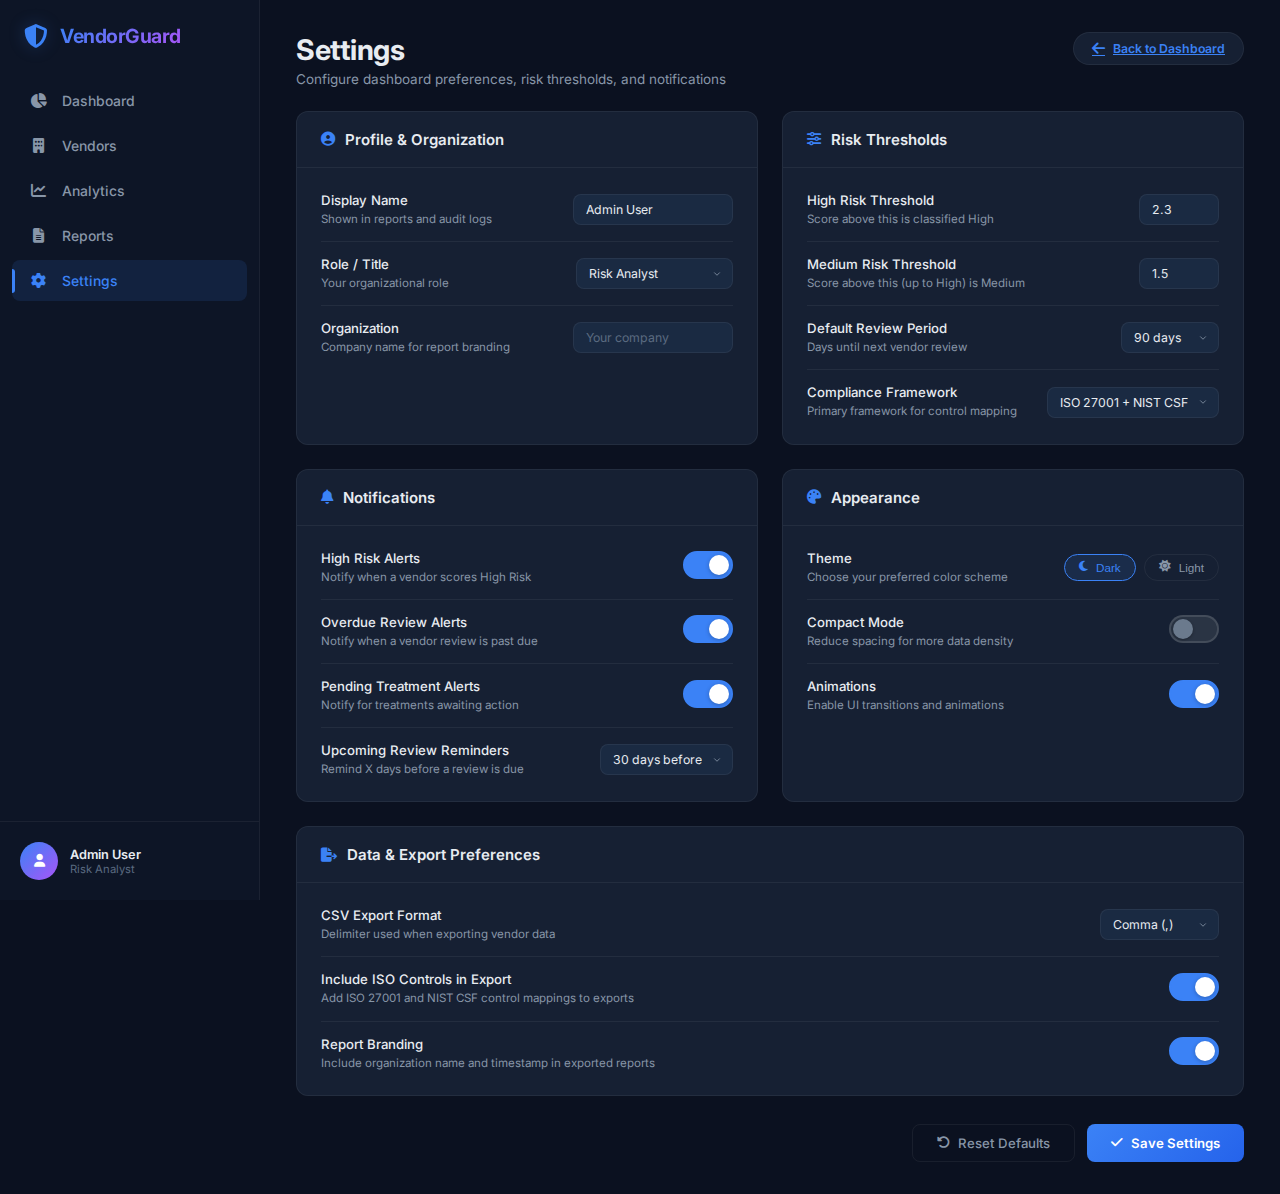
<file: settings.html>
<!DOCTYPE html>
<html lang="en">

<head>
    <meta charset="UTF-8">
    <meta name="viewport" content="width=device-width, initial-scale=1.0">
    <title>Settings — VendorGuard</title>
    <meta name="description"
        content="Configure your VendorGuard dashboard preferences, risk thresholds, notifications, and profile settings.">
    <link rel="preconnect" href="https://fonts.googleapis.com">
    <link rel="preconnect" href="https://fonts.gstatic.com" crossorigin>
    <link href="https://fonts.googleapis.com/css2?family=Inter:wght@300;400;500;600;700&display=swap" rel="stylesheet">
    <link rel="stylesheet" href="https://cdnjs.cloudflare.com/ajax/libs/font-awesome/6.5.1/css/all.min.css">
    <link rel="stylesheet" href="style.css">
    <style>
        /* Settings-specific styles */
        .settings-grid {
            display: grid;
            grid-template-columns: 1fr 1fr;
            gap: 24px;
            margin-bottom: 28px;
        }

        .settings-section {
            background: var(--bg-card);
            border: 1px solid var(--border-color);
            border-radius: var(--radius);
            overflow: hidden;
            transition: border-color var(--transition);
        }

        .settings-section:hover {
            border-color: rgba(255, 255, 255, 0.1);
        }

        .settings-header {
            display: flex;
            align-items: center;
            gap: 10px;
            padding: 18px 24px;
            border-bottom: 1px solid var(--border-color);
            font-size: 1rem;
            font-weight: 600;
        }

        .settings-header i {
            color: var(--accent-blue);
            font-size: 0.95rem;
        }

        .settings-body {
            padding: 24px;
        }

        .setting-row {
            display: flex;
            justify-content: space-between;
            align-items: center;
            padding: 14px 0;
            border-bottom: 1px solid var(--border-color);
        }

        .setting-row:last-child {
            border-bottom: none;
            padding-bottom: 0;
        }

        .setting-row:first-child {
            padding-top: 0;
        }

        .setting-info {
            flex: 1;
        }

        .setting-label {
            font-size: 0.88rem;
            font-weight: 500;
            color: var(--text-primary);
            margin-bottom: 3px;
        }

        .setting-desc {
            font-size: 0.77rem;
            color: var(--text-secondary);
            line-height: 1.4;
        }

        .setting-control {
            flex-shrink: 0;
            margin-left: 20px;
        }

        /* Toggle Switch */
        .toggle {
            position: relative;
            display: inline-block;
            width: 50px;
            height: 28px;
            flex-shrink: 0;
        }

        .toggle input {
            opacity: 0;
            width: 0;
            height: 0;
            position: absolute;
        }

        .toggle-slider {
            position: absolute;
            top: 0;
            left: 0;
            right: 0;
            bottom: 0;
            background: #2a3444;
            border: 2px solid rgba(255, 255, 255, 0.12);
            border-radius: 28px;
            cursor: pointer;
            transition: all 0.3s ease;
        }

        .toggle-slider::before {
            content: '';
            position: absolute;
            width: 20px;
            height: 20px;
            left: 2px;
            top: 50%;
            transform: translateY(-50%);
            background: #6b7a8d;
            border-radius: 50%;
            transition: all 0.3s ease;
            box-shadow: 0 1px 3px rgba(0, 0, 0, 0.3);
        }

        .toggle input:checked+.toggle-slider {
            background: var(--accent-blue);
            border-color: var(--accent-blue);
        }

        .toggle input:checked+.toggle-slider::before {
            transform: translateY(-50%) translateX(22px);
            background: white;
            box-shadow: 0 1px 4px rgba(0, 0, 0, 0.25);
        }

        .toggle input:focus+.toggle-slider {
            box-shadow: 0 0 0 3px rgba(59, 130, 246, 0.2);
        }

        .toggle:hover .toggle-slider {
            border-color: rgba(255, 255, 255, 0.2);
        }

        /* Small select */
        .setting-select {
            padding: 7px 30px 7px 12px;
            background: var(--bg-input);
            border: 1px solid var(--border-color);
            border-radius: var(--radius-sm);
            color: var(--text-primary);
            font-family: inherit;
            font-size: 0.82rem;
            appearance: none;
            -webkit-appearance: none;
            background-image: url("data:image/svg+xml,%3Csvg xmlns='http://www.w3.org/2000/svg' width='10' height='10' viewBox='0 0 24 24' fill='none' stroke='%238896a8' stroke-width='2' stroke-linecap='round' stroke-linejoin='round'%3E%3Cpolyline points='6 9 12 15 18 9'%3E%3C/polyline%3E%3C/svg%3E");
            background-repeat: no-repeat;
            background-position: right 10px center;
            cursor: pointer;
            transition: all var(--transition);
        }

        .setting-select:focus {
            outline: none;
            border-color: var(--border-active);
            box-shadow: 0 0 0 3px var(--accent-blue-glow);
        }

        .setting-select option {
            background: var(--bg-input);
            color: var(--text-primary);
        }

        /* Setting input */
        .setting-input {
            padding: 7px 12px;
            background: var(--bg-input);
            border: 1px solid var(--border-color);
            border-radius: var(--radius-sm);
            color: var(--text-primary);
            font-family: inherit;
            font-size: 0.82rem;
            width: 160px;
            transition: all var(--transition);
        }

        .setting-input:focus {
            outline: none;
            border-color: var(--border-active);
            box-shadow: 0 0 0 3px var(--accent-blue-glow);
        }

        .setting-input::placeholder {
            color: var(--text-muted);
        }

        /* Save button */
        .btn-save {
            display: inline-flex;
            align-items: center;
            gap: 8px;
            padding: 10px 24px;
            background: linear-gradient(135deg, var(--accent-blue), #2563eb);
            color: white;
            border: none;
            border-radius: var(--radius-sm);
            font-family: inherit;
            font-size: 0.88rem;
            font-weight: 600;
            cursor: pointer;
            transition: all var(--transition);
        }

        .btn-save:hover {
            transform: translateY(-2px);
            box-shadow: 0 6px 20px rgba(59, 130, 246, 0.35);
        }

        .btn-save:active {
            transform: translateY(0);
        }

        .settings-actions {
            display: flex;
            justify-content: flex-end;
            gap: 12px;
            margin-top: 8px;
        }

        .btn-reset {
            display: inline-flex;
            align-items: center;
            gap: 8px;
            padding: 10px 24px;
            background: transparent;
            color: var(--text-secondary);
            border: 1px solid var(--border-color);
            border-radius: var(--radius-sm);
            font-family: inherit;
            font-size: 0.88rem;
            font-weight: 500;
            cursor: pointer;
            transition: all var(--transition);
        }

        .btn-reset:hover {
            border-color: var(--border-active);
            color: var(--text-primary);
        }

        /* Toast notification */
        .toast {
            position: fixed;
            bottom: 32px;
            right: 32px;
            background: var(--bg-card);
            border: 1px solid var(--accent-green);
            color: var(--text-primary);
            padding: 14px 24px;
            border-radius: var(--radius-sm);
            font-size: 0.88rem;
            font-weight: 500;
            display: flex;
            align-items: center;
            gap: 10px;
            box-shadow: 0 8px 32px rgba(0, 0, 0, 0.3);
            z-index: 999;
            animation: toastIn 0.3s ease-out, toastOut 0.3s ease-in 2.2s forwards;
        }

        .toast i {
            color: var(--accent-green);
            font-size: 1rem;
        }

        @keyframes toastIn {
            from {
                opacity: 0;
                transform: translateY(20px);
            }

            to {
                opacity: 1;
                transform: translateY(0);
            }
        }

        @keyframes toastOut {
            from {
                opacity: 1;
                transform: translateY(0);
            }

            to {
                opacity: 0;
                transform: translateY(20px);
            }
        }

        /* Full-width section */
        .settings-full {
            grid-column: 1 / -1;
        }

        /* Theme preview */
        .theme-option {
            display: inline-flex;
            align-items: center;
            gap: 8px;
            padding: 6px 14px;
            border-radius: 20px;
            font-size: 0.78rem;
            font-weight: 500;
            cursor: pointer;
            border: 1px solid var(--border-color);
            transition: all var(--transition);
            background: transparent;
            color: var(--text-secondary);
        }

        .theme-option.active {
            border-color: var(--accent-blue);
            background: rgba(59, 130, 246, 0.12);
            color: var(--accent-blue);
        }

        .theme-option:hover:not(.active) {
            border-color: var(--border-active);
            color: var(--text-primary);
        }

        .theme-options {
            display: flex;
            gap: 8px;
        }

        @media (max-width: 1100px) {
            .settings-grid {
                grid-template-columns: 1fr;
            }
        }
    </style>
</head>

<body>
    <!-- Sidebar -->
    <aside class="sidebar" id="sidebar">
        <div class="sidebar-brand">
            <i class="fa-solid fa-shield-halved brand-icon"></i>
            <span class="brand-text">VendorGuard</span>
        </div>
        <nav class="sidebar-nav">
            <a href="index.html" class="nav-link" id="nav-dashboard">
                <i class="fa-solid fa-chart-pie"></i>
                <span>Dashboard</span>
            </a>
            <a href="index.html#section-vendors" class="nav-link" id="nav-vendors">
                <i class="fa-solid fa-building"></i>
                <span>Vendors</span>
            </a>
            <a href="index.html#section-analytics" class="nav-link" id="nav-analytics">
                <i class="fa-solid fa-chart-line"></i>
                <span>Analytics</span>
            </a>
            <a href="index.html#section-reports" class="nav-link" id="nav-reports">
                <i class="fa-solid fa-file-lines"></i>
                <span>Reports</span>
            </a>
            <a href="settings.html" class="nav-link active" id="nav-settings">
                <i class="fa-solid fa-gear"></i>
                <span>Settings</span>
            </a>
        </nav>
        <div class="sidebar-footer">
            <div class="user-info">
                <div class="user-avatar">
                    <i class="fa-solid fa-user"></i>
                </div>
                <div class="user-details">
                    <span class="user-name">Admin User</span>
                    <span class="user-role">Risk Analyst</span>
                </div>
            </div>
        </div>
    </aside>

    <!-- Mobile Header -->
    <div class="mobile-header">
        <button class="hamburger" id="hamburgerBtn" aria-label="Toggle menu">
            <i class="fa-solid fa-bars"></i>
        </button>
        <div class="mobile-brand">
            <i class="fa-solid fa-shield-halved"></i>
            <span>VendorGuard</span>
        </div>
    </div>

    <!-- Overlay for mobile sidebar -->
    <div class="sidebar-overlay" id="sidebarOverlay"></div>

    <!-- Main Content -->
    <main class="main-content">
        <!-- Top Bar -->
        <header class="top-bar">
            <div class="top-bar-left">
                <h1 class="page-title">Settings</h1>
                <p class="page-subtitle">Configure dashboard preferences, risk thresholds, and notifications</p>
            </div>
            <div class="top-bar-right">
                <a href="index.html" class="btn-export" style="color: var(--accent-blue);">
                    <i class="fa-solid fa-arrow-left"></i>
                    <span>Back to Dashboard</span>
                </a>
            </div>
        </header>

        <!-- Settings Grid -->
        <div class="settings-grid">

            <!-- Profile Settings -->
            <div class="settings-section">
                <div class="settings-header">
                    <i class="fa-solid fa-user-circle"></i>
                    Profile & Organization
                </div>
                <div class="settings-body">
                    <div class="setting-row">
                        <div class="setting-info">
                            <div class="setting-label">Display Name</div>
                            <div class="setting-desc">Shown in reports and audit logs</div>
                        </div>
                        <div class="setting-control">
                            <input type="text" class="setting-input" id="displayName" value="Admin User"
                                placeholder="Your name">
                        </div>
                    </div>
                    <div class="setting-row">
                        <div class="setting-info">
                            <div class="setting-label">Role / Title</div>
                            <div class="setting-desc">Your organizational role</div>
                        </div>
                        <div class="setting-control">
                            <select class="setting-select" id="userRole">
                                <option value="Risk Analyst" selected>Risk Analyst</option>
                                <option value="CISO">CISO</option>
                                <option value="IT Manager">IT Manager</option>
                                <option value="Compliance Officer">Compliance Officer</option>
                                <option value="Security Engineer">Security Engineer</option>
                            </select>
                        </div>
                    </div>
                    <div class="setting-row">
                        <div class="setting-info">
                            <div class="setting-label">Organization</div>
                            <div class="setting-desc">Company name for report branding</div>
                        </div>
                        <div class="setting-control">
                            <input type="text" class="setting-input" id="orgName" value="" placeholder="Your company">
                        </div>
                    </div>
                </div>
            </div>

            <!-- Risk Threshold Settings -->
            <div class="settings-section">
                <div class="settings-header">
                    <i class="fa-solid fa-sliders"></i>
                    Risk Thresholds
                </div>
                <div class="settings-body">
                    <div class="setting-row">
                        <div class="setting-info">
                            <div class="setting-label">High Risk Threshold</div>
                            <div class="setting-desc">Score above this is classified High</div>
                        </div>
                        <div class="setting-control">
                            <input type="number" class="setting-input" id="highThreshold" value="2.3" min="1" max="3"
                                step="0.1" style="width:80px">
                        </div>
                    </div>
                    <div class="setting-row">
                        <div class="setting-info">
                            <div class="setting-label">Medium Risk Threshold</div>
                            <div class="setting-desc">Score above this (up to High) is Medium</div>
                        </div>
                        <div class="setting-control">
                            <input type="number" class="setting-input" id="mediumThreshold" value="1.5" min="1" max="3"
                                step="0.1" style="width:80px">
                        </div>
                    </div>
                    <div class="setting-row">
                        <div class="setting-info">
                            <div class="setting-label">Default Review Period</div>
                            <div class="setting-desc">Days until next vendor review</div>
                        </div>
                        <div class="setting-control">
                            <select class="setting-select" id="reviewPeriod">
                                <option value="30">30 days</option>
                                <option value="60">60 days</option>
                                <option value="90" selected>90 days</option>
                                <option value="180">180 days</option>
                                <option value="365">365 days</option>
                            </select>
                        </div>
                    </div>
                    <div class="setting-row">
                        <div class="setting-info">
                            <div class="setting-label">Compliance Framework</div>
                            <div class="setting-desc">Primary framework for control mapping</div>
                        </div>
                        <div class="setting-control">
                            <select class="setting-select" id="framework">
                                <option value="both" selected>ISO 27001 + NIST CSF</option>
                                <option value="iso">ISO 27001:2013 only</option>
                                <option value="nist">NIST CSF only</option>
                            </select>
                        </div>
                    </div>
                </div>
            </div>

            <!-- Notification Settings -->
            <div class="settings-section">
                <div class="settings-header">
                    <i class="fa-solid fa-bell"></i>
                    Notifications
                </div>
                <div class="settings-body">
                    <div class="setting-row">
                        <div class="setting-info">
                            <div class="setting-label">High Risk Alerts</div>
                            <div class="setting-desc">Notify when a vendor scores High Risk</div>
                        </div>
                        <div class="setting-control">
                            <label class="toggle">
                                <input type="checkbox" id="notifHighRisk" checked>
                                <span class="toggle-slider"></span>
                            </label>
                        </div>
                    </div>
                    <div class="setting-row">
                        <div class="setting-info">
                            <div class="setting-label">Overdue Review Alerts</div>
                            <div class="setting-desc">Notify when a vendor review is past due</div>
                        </div>
                        <div class="setting-control">
                            <label class="toggle">
                                <input type="checkbox" id="notifOverdue" checked>
                                <span class="toggle-slider"></span>
                            </label>
                        </div>
                    </div>
                    <div class="setting-row">
                        <div class="setting-info">
                            <div class="setting-label">Pending Treatment Alerts</div>
                            <div class="setting-desc">Notify for treatments awaiting action</div>
                        </div>
                        <div class="setting-control">
                            <label class="toggle">
                                <input type="checkbox" id="notifPending" checked>
                                <span class="toggle-slider"></span>
                            </label>
                        </div>
                    </div>
                    <div class="setting-row">
                        <div class="setting-info">
                            <div class="setting-label">Upcoming Review Reminders</div>
                            <div class="setting-desc">Remind X days before a review is due</div>
                        </div>
                        <div class="setting-control">
                            <select class="setting-select" id="reminderDays">
                                <option value="7">7 days before</option>
                                <option value="14">14 days before</option>
                                <option value="30" selected>30 days before</option>
                            </select>
                        </div>
                    </div>
                </div>
            </div>

            <!-- Appearance Settings -->
            <div class="settings-section">
                <div class="settings-header">
                    <i class="fa-solid fa-palette"></i>
                    Appearance
                </div>
                <div class="settings-body">
                    <div class="setting-row">
                        <div class="setting-info">
                            <div class="setting-label">Theme</div>
                            <div class="setting-desc">Choose your preferred color scheme</div>
                        </div>
                        <div class="setting-control">
                            <div class="theme-options">
                                <button class="theme-option active" data-theme="dark">
                                    <i class="fa-solid fa-moon"></i> Dark
                                </button>
                                <button class="theme-option" data-theme="light" disabled title="Coming soon">
                                    <i class="fa-solid fa-sun"></i> Light
                                </button>
                            </div>
                        </div>
                    </div>
                    <div class="setting-row">
                        <div class="setting-info">
                            <div class="setting-label">Compact Mode</div>
                            <div class="setting-desc">Reduce spacing for more data density</div>
                        </div>
                        <div class="setting-control">
                            <label class="toggle">
                                <input type="checkbox" id="compactMode">
                                <span class="toggle-slider"></span>
                            </label>
                        </div>
                    </div>
                    <div class="setting-row">
                        <div class="setting-info">
                            <div class="setting-label">Animations</div>
                            <div class="setting-desc">Enable UI transitions and animations</div>
                        </div>
                        <div class="setting-control">
                            <label class="toggle">
                                <input type="checkbox" id="enableAnimations" checked>
                                <span class="toggle-slider"></span>
                            </label>
                        </div>
                    </div>
                </div>
            </div>

            <!-- Export Settings (full-width) -->
            <div class="settings-section settings-full">
                <div class="settings-header">
                    <i class="fa-solid fa-file-export"></i>
                    Data & Export Preferences
                </div>
                <div class="settings-body">
                    <div class="setting-row">
                        <div class="setting-info">
                            <div class="setting-label">CSV Export Format</div>
                            <div class="setting-desc">Delimiter used when exporting vendor data</div>
                        </div>
                        <div class="setting-control">
                            <select class="setting-select" id="csvDelimiter">
                                <option value="comma" selected>Comma (,)</option>
                                <option value="semicolon">Semicolon (;)</option>
                                <option value="tab">Tab</option>
                            </select>
                        </div>
                    </div>
                    <div class="setting-row">
                        <div class="setting-info">
                            <div class="setting-label">Include ISO Controls in Export</div>
                            <div class="setting-desc">Add ISO 27001 and NIST CSF control mappings to exports</div>
                        </div>
                        <div class="setting-control">
                            <label class="toggle">
                                <input type="checkbox" id="includeControls" checked>
                                <span class="toggle-slider"></span>
                            </label>
                        </div>
                    </div>
                    <div class="setting-row">
                        <div class="setting-info">
                            <div class="setting-label">Report Branding</div>
                            <div class="setting-desc">Include organization name and timestamp in exported reports</div>
                        </div>
                        <div class="setting-control">
                            <label class="toggle">
                                <input type="checkbox" id="reportBranding" checked>
                                <span class="toggle-slider"></span>
                            </label>
                        </div>
                    </div>
                </div>
            </div>

        </div>

        <!-- Save / Reset Actions -->
        <div class="settings-actions">
            <button class="btn-reset" onclick="resetSettings()">
                <i class="fa-solid fa-rotate-left"></i> Reset Defaults
            </button>
            <button class="btn-save" onclick="saveSettings()">
                <i class="fa-solid fa-check"></i> Save Settings
            </button>
        </div>
    </main>

    <script>
        // ===== Mobile Sidebar Toggle =====
        const hamburger = document.getElementById("hamburgerBtn");
        const sidebar = document.getElementById("sidebar");
        const overlay = document.getElementById("sidebarOverlay");

        if (hamburger) {
            hamburger.addEventListener("click", () => {
                sidebar.classList.toggle("active");
                overlay.classList.toggle("active");
            });
        }

        if (overlay) {
            overlay.addEventListener("click", () => {
                sidebar.classList.remove("active");
                overlay.classList.remove("active");
            });
        }

        // ===== Settings Persistence =====
        const SETTINGS_KEY = "vendorguard_settings";

        const defaultSettings = {
            displayName: "Admin User",
            userRole: "Risk Analyst",
            orgName: "",
            highThreshold: 2.3,
            mediumThreshold: 1.5,
            reviewPeriod: "90",
            framework: "both",
            notifHighRisk: true,
            notifOverdue: true,
            notifPending: true,
            reminderDays: "30",
            theme: "dark",
            compactMode: false,
            enableAnimations: true,
            csvDelimiter: "comma",
            includeControls: true,
            reportBranding: true
        };

        function loadSettings() {
            const stored = localStorage.getItem(SETTINGS_KEY);
            const settings = stored ? JSON.parse(stored) : { ...defaultSettings };

            // Populate form fields
            document.getElementById("displayName").value = settings.displayName || defaultSettings.displayName;
            document.getElementById("userRole").value = settings.userRole || defaultSettings.userRole;
            document.getElementById("orgName").value = settings.orgName || "";
            document.getElementById("highThreshold").value = settings.highThreshold || defaultSettings.highThreshold;
            document.getElementById("mediumThreshold").value = settings.mediumThreshold || defaultSettings.mediumThreshold;
            document.getElementById("reviewPeriod").value = settings.reviewPeriod || defaultSettings.reviewPeriod;
            document.getElementById("framework").value = settings.framework || defaultSettings.framework;
            document.getElementById("notifHighRisk").checked = settings.notifHighRisk !== false;
            document.getElementById("notifOverdue").checked = settings.notifOverdue !== false;
            document.getElementById("notifPending").checked = settings.notifPending !== false;
            document.getElementById("reminderDays").value = settings.reminderDays || defaultSettings.reminderDays;
            document.getElementById("compactMode").checked = !!settings.compactMode;
            document.getElementById("enableAnimations").checked = settings.enableAnimations !== false;
            document.getElementById("csvDelimiter").value = settings.csvDelimiter || defaultSettings.csvDelimiter;
            document.getElementById("includeControls").checked = settings.includeControls !== false;
            document.getElementById("reportBranding").checked = settings.reportBranding !== false;
        }

        function saveSettings() {
            const settings = {
                displayName: document.getElementById("displayName").value.trim() || defaultSettings.displayName,
                userRole: document.getElementById("userRole").value,
                orgName: document.getElementById("orgName").value.trim(),
                highThreshold: parseFloat(document.getElementById("highThreshold").value) || defaultSettings.highThreshold,
                mediumThreshold: parseFloat(document.getElementById("mediumThreshold").value) || defaultSettings.mediumThreshold,
                reviewPeriod: document.getElementById("reviewPeriod").value,
                framework: document.getElementById("framework").value,
                notifHighRisk: document.getElementById("notifHighRisk").checked,
                notifOverdue: document.getElementById("notifOverdue").checked,
                notifPending: document.getElementById("notifPending").checked,
                reminderDays: document.getElementById("reminderDays").value,
                theme: "dark",
                compactMode: document.getElementById("compactMode").checked,
                enableAnimations: document.getElementById("enableAnimations").checked,
                csvDelimiter: document.getElementById("csvDelimiter").value,
                includeControls: document.getElementById("includeControls").checked,
                reportBranding: document.getElementById("reportBranding").checked
            };

            localStorage.setItem(SETTINGS_KEY, JSON.stringify(settings));
            showToast("Settings saved successfully!");
        }

        function resetSettings() {
            localStorage.removeItem(SETTINGS_KEY);
            loadSettings();
            showToast("Settings reset to defaults");
        }

        function showToast(message) {
            // Remove existing toast if any
            const existing = document.querySelector(".toast");
            if (existing) existing.remove();

            const toast = document.createElement("div");
            toast.className = "toast";
            toast.innerHTML = `<i class="fa-solid fa-circle-check"></i> ${message}`;
            document.body.appendChild(toast);

            setTimeout(() => toast.remove(), 2600);
        }

        // Initialize
        document.addEventListener("DOMContentLoaded", loadSettings);
    </script>
</body>

</html>
</file>
<file: style.css>
/* ===== CSS Variables & Reset ===== */
:root {
    --bg-primary: #0b1120;
    --bg-secondary: #111b2e;
    --bg-card: #162033;
    --bg-card-hover: #1c2d47;
    --bg-sidebar: #0d1526;
    --bg-input: #1a2a42;

    --text-primary: #e8ecf1;
    --text-secondary: #8896a8;
    --text-muted: #5a6a80;

    --accent-blue: #3b82f6;
    --accent-blue-glow: rgba(59, 130, 246, 0.25);
    --accent-green: #22c55e;
    --accent-green-glow: rgba(34, 197, 94, 0.15);
    --accent-amber: #f59e0b;
    --accent-amber-glow: rgba(245, 158, 11, 0.15);
    --accent-red: #ef4444;
    --accent-red-glow: rgba(239, 68, 68, 0.15);
    --accent-purple: #a855f7;
    --accent-cyan: #06b6d4;

    --border-color: rgba(255, 255, 255, 0.06);
    --border-active: rgba(59, 130, 246, 0.4);

    --sidebar-width: 260px;
    --radius: 12px;
    --radius-sm: 8px;

    --shadow-card: 0 4px 24px rgba(0, 0, 0, 0.25);
    --shadow-glow: 0 0 30px rgba(59, 130, 246, 0.08);

    --transition: 0.25s cubic-bezier(0.4, 0, 0.2, 1);
}

*,
*::before,
*::after {
    margin: 0;
    padding: 0;
    box-sizing: border-box;
}

html {
    font-size: 15px;
    scroll-behavior: smooth;
}

body {
    font-family: 'Inter', -apple-system, BlinkMacSystemFont, sans-serif;
    background: var(--bg-primary);
    color: var(--text-primary);
    min-height: 100vh;
    overflow-x: hidden;
}

/* ===== Custom Scrollbar ===== */
::-webkit-scrollbar {
    width: 6px;
}

::-webkit-scrollbar-track {
    background: var(--bg-primary);
}

::-webkit-scrollbar-thumb {
    background: var(--text-muted);
    border-radius: 3px;
}

::-webkit-scrollbar-thumb:hover {
    background: var(--text-secondary);
}

/* ===== Sidebar ===== */
.sidebar {
    position: fixed;
    left: 0;
    top: 0;
    bottom: 0;
    width: var(--sidebar-width);
    background: var(--bg-sidebar);
    border-right: 1px solid var(--border-color);
    display: flex;
    flex-direction: column;
    z-index: 100;
    transition: transform var(--transition);
}

.sidebar-brand {
    display: flex;
    align-items: center;
    gap: 12px;
    padding: 24px 24px 32px;
}

.brand-icon {
    font-size: 1.6rem;
    color: var(--accent-blue);
    filter: drop-shadow(0 0 8px var(--accent-blue-glow));
}

.brand-text {
    font-size: 1.3rem;
    font-weight: 700;
    letter-spacing: -0.5px;
    background: linear-gradient(135deg, var(--accent-blue), var(--accent-purple));
    -webkit-background-clip: text;
    -webkit-text-fill-color: transparent;
    background-clip: text;
}

.sidebar-nav {
    display: flex;
    flex-direction: column;
    gap: 4px;
    padding: 0 12px;
    flex: 1;
}

.nav-link {
    display: flex;
    align-items: center;
    gap: 14px;
    padding: 12px 16px;
    border-radius: var(--radius-sm);
    color: var(--text-secondary);
    text-decoration: none;
    font-size: 0.93rem;
    font-weight: 500;
    transition: all var(--transition);
    position: relative;
}

.nav-link:hover {
    color: var(--text-primary);
    background: rgba(59, 130, 246, 0.08);
}

.nav-link.active {
    color: var(--accent-blue);
    background: rgba(59, 130, 246, 0.12);
}

.nav-link.active::before {
    content: '';
    position: absolute;
    left: 0;
    top: 50%;
    transform: translateY(-50%);
    width: 3px;
    height: 24px;
    background: var(--accent-blue);
    border-radius: 0 3px 3px 0;
}

.nav-link i {
    width: 20px;
    text-align: center;
    font-size: 1rem;
}

.sidebar-footer {
    padding: 20px;
    border-top: 1px solid var(--border-color);
}

.user-info {
    display: flex;
    align-items: center;
    gap: 12px;
}

.user-avatar {
    width: 38px;
    height: 38px;
    border-radius: 50%;
    background: linear-gradient(135deg, var(--accent-blue), var(--accent-purple));
    display: flex;
    align-items: center;
    justify-content: center;
    font-size: 0.85rem;
    color: white;
}

.user-details {
    display: flex;
    flex-direction: column;
}

.user-name {
    font-size: 0.85rem;
    font-weight: 600;
    color: var(--text-primary);
}

.user-role {
    font-size: 0.75rem;
    color: var(--text-muted);
}

/* ===== Mobile Header & Hamburger ===== */
.mobile-header {
    display: none;
    position: fixed;
    top: 0;
    left: 0;
    right: 0;
    height: 56px;
    background: var(--bg-sidebar);
    border-bottom: 1px solid var(--border-color);
    align-items: center;
    padding: 0 16px;
    z-index: 90;
    gap: 12px;
}

.hamburger {
    background: none;
    border: none;
    color: var(--text-primary);
    font-size: 1.2rem;
    cursor: pointer;
    padding: 8px;
}

.mobile-brand {
    display: flex;
    align-items: center;
    gap: 8px;
    font-weight: 700;
    font-size: 1.1rem;
    color: var(--accent-blue);
}

.sidebar-overlay {
    display: none;
    position: fixed;
    inset: 0;
    background: rgba(0, 0, 0, 0.5);
    z-index: 95;
}

.sidebar-overlay.active {
    display: block;
}

/* ===== Main Content ===== */
.main-content {
    margin-left: var(--sidebar-width);
    padding: 32px 36px;
    min-height: 100vh;
    animation: fadeInContent 0.6s ease-out;
}

@keyframes fadeInContent {
    from {
        opacity: 0;
        transform: translateY(12px);
    }

    to {
        opacity: 1;
        transform: translateY(0);
    }
}

/* ===== Top Bar ===== */
.top-bar {
    display: flex;
    justify-content: space-between;
    align-items: flex-start;
    margin-bottom: 24px;
    flex-wrap: wrap;
    gap: 16px;
}

.page-title {
    font-size: clamp(1.5rem, 2.5vw, 1.9rem);
    font-weight: 700;
    letter-spacing: -0.5px;
}

.page-subtitle {
    color: var(--text-secondary);
    font-size: 0.9rem;
    margin-top: 4px;
}

.top-bar-right {
    display: flex;
    align-items: center;
    gap: 12px;
}

.search-box {
    display: flex;
    align-items: center;
    gap: 10px;
    background: var(--bg-card);
    border: 1px solid var(--border-color);
    border-radius: 40px;
    padding: 8px 18px;
    transition: border-color var(--transition), box-shadow var(--transition);
}

.search-box:focus-within {
    border-color: var(--border-active);
    box-shadow: 0 0 0 3px var(--accent-blue-glow);
}

.search-box i {
    color: var(--text-muted);
    font-size: 0.85rem;
}

.search-box input {
    background: transparent;
    border: none;
    outline: none;
    color: var(--text-primary);
    font-family: inherit;
    font-size: 0.87rem;
    width: 160px;
}

.search-box input::placeholder {
    color: var(--text-muted);
}

/* Export Button */
.btn-export {
    display: flex;
    align-items: center;
    gap: 8px;
    padding: 8px 18px;
    background: var(--bg-card);
    border: 1px solid var(--border-color);
    border-radius: 40px;
    color: var(--accent-green);
    font-family: inherit;
    font-size: 0.82rem;
    font-weight: 600;
    cursor: pointer;
    transition: all var(--transition);
    white-space: nowrap;
}

.btn-export:hover {
    border-color: var(--accent-green);
    box-shadow: 0 0 0 3px var(--accent-green-glow);
    background: rgba(34, 197, 94, 0.08);
}

.btn-export i {
    font-size: 1rem;
}

.notification-bell {
    position: relative;
    width: 40px;
    height: 40px;
    display: flex;
    align-items: center;
    justify-content: center;
    background: var(--bg-card);
    border: 1px solid var(--border-color);
    border-radius: 50%;
    color: var(--text-secondary);
    cursor: pointer;
    transition: all var(--transition);
}

.notification-bell:hover {
    color: var(--text-primary);
    border-color: var(--border-active);
}

.notification-badge {
    position: absolute;
    top: -2px;
    right: -2px;
    width: 18px;
    height: 18px;
    background: var(--accent-red);
    color: white;
    font-size: 0.65rem;
    font-weight: 700;
    border-radius: 50%;
    display: flex;
    align-items: center;
    justify-content: center;
}

/* ===== Notification Panel ===== */
.notification-wrapper {
    position: relative;
}

.notification-panel {
    position: absolute;
    top: calc(100% + 10px);
    right: 0;
    width: 380px;
    background: var(--bg-card);
    border: 1px solid var(--border-color);
    border-radius: var(--radius);
    box-shadow: 0 12px 48px rgba(0, 0, 0, 0.4);
    z-index: 200;
    opacity: 0;
    visibility: hidden;
    transform: translateY(-8px);
    transition: all 0.2s ease;
    overflow: hidden;
}

.notification-panel.open {
    opacity: 1;
    visibility: visible;
    transform: translateY(0);
}

.notif-panel-header {
    display: flex;
    justify-content: space-between;
    align-items: center;
    padding: 16px 20px;
    border-bottom: 1px solid var(--border-color);
}

.notif-panel-header h3 {
    font-size: 0.92rem;
    font-weight: 600;
    color: var(--text-primary);
}

.notif-clear {
    background: none;
    border: none;
    color: var(--accent-blue);
    font-family: inherit;
    font-size: 0.78rem;
    font-weight: 500;
    cursor: pointer;
    padding: 4px 8px;
    border-radius: 4px;
    transition: all var(--transition);
}

.notif-clear:hover {
    background: rgba(59, 130, 246, 0.1);
}

.notif-panel-body {
    max-height: 320px;
    overflow-y: auto;
}

.notif-item {
    display: flex;
    align-items: flex-start;
    gap: 12px;
    padding: 14px 20px;
    border-bottom: 1px solid var(--border-color);
    transition: background var(--transition);
    cursor: default;
}

.notif-item:last-child {
    border-bottom: none;
}

.notif-item:hover {
    background: var(--bg-card-hover);
}

.notif-icon {
    width: 32px;
    height: 32px;
    border-radius: 8px;
    background: var(--bg-input);
    display: flex;
    align-items: center;
    justify-content: center;
    font-size: 0.85rem;
    flex-shrink: 0;
    margin-top: 2px;
}

.notif-content {
    flex: 1;
    min-width: 0;
}

.notif-title {
    font-size: 0.82rem;
    font-weight: 600;
    color: var(--text-primary);
    margin-bottom: 3px;
}

.notif-desc {
    font-size: 0.75rem;
    color: var(--text-secondary);
    line-height: 1.4;
    overflow: hidden;
    text-overflow: ellipsis;
    display: -webkit-box;
    -webkit-line-clamp: 2;
    line-clamp: 2;
    -webkit-box-orient: vertical;
}

.notif-time {
    font-size: 0.68rem;
    color: var(--text-muted);
    white-space: nowrap;
    flex-shrink: 0;
    margin-top: 3px;
}

.notif-empty {
    text-align: center;
    padding: 32px 20px;
    color: var(--text-muted);
    font-size: 0.85rem;
    display: flex;
    align-items: center;
    justify-content: center;
    gap: 8px;
}

.notif-empty i {
    color: var(--accent-green);
}

/* ===== Framework Banner ===== */
.framework-banner {
    display: flex;
    gap: 16px;
    margin-bottom: 24px;
    flex-wrap: wrap;
}

.framework-tag {
    display: flex;
    align-items: center;
    gap: 8px;
    background: var(--bg-card);
    border: 1px solid var(--border-color);
    border-radius: 40px;
    padding: 8px 18px;
    font-size: 0.8rem;
    font-weight: 600;
    color: var(--accent-cyan);
    flex-shrink: 0;
}

.framework-tag i {
    font-size: 0.85rem;
}

.framework-control {
    color: var(--text-secondary);
    font-weight: 400;
    border-left: 1px solid var(--border-color);
    padding-left: 10px;
    margin-left: 2px;
}

/* ===== Stats Grid ===== */
.stats-grid {
    display: grid;
    grid-template-columns: repeat(4, 1fr);
    gap: 20px;
    margin-bottom: 28px;
}

.stat-card {
    background: var(--bg-card);
    border: 1px solid var(--border-color);
    border-radius: var(--radius);
    padding: 22px 24px;
    display: flex;
    align-items: center;
    gap: 18px;
    transition: all var(--transition);
    position: relative;
    overflow: hidden;
}

.stat-card::before {
    content: '';
    position: absolute;
    left: 0;
    top: 0;
    bottom: 0;
    width: 4px;
}

.card-total::before {
    background: var(--accent-blue);
}

.card-high::before {
    background: var(--accent-red);
}

.card-medium::before {
    background: var(--accent-amber);
}

.card-low::before {
    background: var(--accent-green);
}

.stat-card:hover {
    transform: translateY(-3px);
    box-shadow: var(--shadow-card);
    border-color: var(--border-active);
}

.card-total:hover {
    box-shadow: var(--shadow-glow);
}

.card-high:hover {
    box-shadow: 0 4px 24px rgba(239, 68, 68, 0.12);
}

.card-medium:hover {
    box-shadow: 0 4px 24px rgba(245, 158, 11, 0.12);
}

.card-low:hover {
    box-shadow: 0 4px 24px rgba(34, 197, 94, 0.12);
}

.stat-icon {
    width: 48px;
    height: 48px;
    border-radius: 12px;
    display: flex;
    align-items: center;
    justify-content: center;
    font-size: 1.15rem;
}

.card-total .stat-icon {
    background: rgba(59, 130, 246, 0.12);
    color: var(--accent-blue);
}

.card-high .stat-icon {
    background: var(--accent-red-glow);
    color: var(--accent-red);
}

.card-medium .stat-icon {
    background: var(--accent-amber-glow);
    color: var(--accent-amber);
}

.card-low .stat-icon {
    background: var(--accent-green-glow);
    color: var(--accent-green);
}

.stat-info {
    display: flex;
    flex-direction: column;
}

.stat-value {
    font-size: 1.7rem;
    font-weight: 700;
    line-height: 1;
}

.stat-label {
    font-size: 0.8rem;
    color: var(--text-secondary);
    margin-top: 6px;
    text-transform: uppercase;
    letter-spacing: 0.5px;
    font-weight: 500;
}

/* ===== Content Grid (Form + Chart) ===== */
.content-grid {
    display: grid;
    grid-template-columns: 1fr 1fr;
    gap: 24px;
    margin-bottom: 28px;
}

/* ===== Panels ===== */
.panel {
    background: var(--bg-card);
    border: 1px solid var(--border-color);
    border-radius: var(--radius);
    overflow: hidden;
    transition: border-color var(--transition);
}

.panel:hover {
    border-color: rgba(255, 255, 255, 0.1);
}

.panel-header {
    display: flex;
    justify-content: space-between;
    align-items: center;
    padding: 18px 24px;
    border-bottom: 1px solid var(--border-color);
}

.panel-header h2 {
    font-size: 1rem;
    font-weight: 600;
    display: flex;
    align-items: center;
    gap: 10px;
}

.panel-header h2 i {
    color: var(--accent-blue);
    font-size: 0.95rem;
}

.vendor-count {
    font-size: 0.78rem;
    color: var(--text-secondary);
    background: var(--bg-input);
    padding: 4px 12px;
    border-radius: 20px;
    font-weight: 500;
}

.panel-body {
    padding: 24px;
}

/* ===== Form Styling ===== */
.form-group {
    margin-bottom: 18px;
    flex: 1;
}

.form-group label {
    display: block;
    font-size: 0.82rem;
    font-weight: 500;
    color: var(--text-secondary);
    margin-bottom: 8px;
    text-transform: uppercase;
    letter-spacing: 0.4px;
}

.label-ref {
    text-transform: none;
    font-weight: 400;
    color: var(--accent-cyan);
    font-size: 0.75rem;
    letter-spacing: 0;
}

.form-group input,
.form-group select,
.form-group textarea {
    width: 100%;
    padding: 11px 14px;
    background: var(--bg-input);
    border: 1px solid var(--border-color);
    border-radius: var(--radius-sm);
    color: var(--text-primary);
    font-family: inherit;
    font-size: 0.9rem;
    transition: all var(--transition);
    appearance: none;
    -webkit-appearance: none;
}

.form-group textarea {
    resize: vertical;
    min-height: 56px;
    line-height: 1.5;
}

.form-group select {
    background-image: url("data:image/svg+xml,%3Csvg xmlns='http://www.w3.org/2000/svg' width='12' height='12' viewBox='0 0 24 24' fill='none' stroke='%238896a8' stroke-width='2' stroke-linecap='round' stroke-linejoin='round'%3E%3Cpolyline points='6 9 12 15 18 9'%3E%3C/polyline%3E%3C/svg%3E");
    background-repeat: no-repeat;
    background-position: right 14px center;
    padding-right: 36px;
    cursor: pointer;
}

.form-group input:focus,
.form-group select:focus,
.form-group textarea:focus {
    outline: none;
    border-color: var(--border-active);
    box-shadow: 0 0 0 3px var(--accent-blue-glow);
}

.form-group input::placeholder,
.form-group textarea::placeholder {
    color: var(--text-muted);
}

.form-row {
    display: flex;
    gap: 16px;
}

.form-section-divider {
    display: flex;
    align-items: center;
    margin: 22px 0 18px;
    gap: 12px;
}

.form-section-divider::before,
.form-section-divider::after {
    content: '';
    flex: 1;
    height: 1px;
    background: var(--border-color);
}

.form-section-divider span {
    font-size: 0.75rem;
    font-weight: 600;
    text-transform: uppercase;
    letter-spacing: 1px;
    color: var(--accent-cyan);
    white-space: nowrap;
}

.btn-primary {
    width: 100%;
    padding: 13px;
    background: linear-gradient(135deg, var(--accent-blue), #2563eb);
    color: white;
    border: none;
    border-radius: var(--radius-sm);
    font-family: inherit;
    font-size: 0.92rem;
    font-weight: 600;
    cursor: pointer;
    display: flex;
    align-items: center;
    justify-content: center;
    gap: 10px;
    transition: all var(--transition);
    margin-top: 6px;
}

.btn-primary:hover {
    transform: translateY(-2px);
    box-shadow: 0 6px 20px rgba(59, 130, 246, 0.35);
}

.btn-primary:active {
    transform: translateY(0);
}

.form-error {
    color: var(--accent-red);
    font-size: 0.82rem;
    margin-top: 10px;
    min-height: 1.2em;
    transition: opacity var(--transition);
}

/* ===== Chart ===== */
.chart-body {
    display: flex;
    align-items: center;
    justify-content: center;
    min-height: 280px;
    position: relative;
}

.chart-body canvas {
    max-width: 280px;
    max-height: 280px;
}

.chart-empty {
    color: var(--text-muted);
    font-size: 0.88rem;
    text-align: center;
    position: absolute;
}

/* ===== ISO Controls Reference ===== */
.controls-reference {
    padding: 18px 24px;
    border-top: 1px solid var(--border-color);
}

.controls-reference h3 {
    font-size: 0.82rem;
    font-weight: 600;
    color: var(--text-secondary);
    margin-bottom: 12px;
    display: flex;
    align-items: center;
    gap: 8px;
    text-transform: uppercase;
    letter-spacing: 0.4px;
}

.controls-reference h3 i {
    color: var(--accent-cyan);
    font-size: 0.85rem;
}

.control-tags {
    display: flex;
    flex-wrap: wrap;
    gap: 6px;
}

.control-tag {
    display: inline-block;
    padding: 4px 10px;
    background: rgba(59, 130, 246, 0.1);
    border: 1px solid rgba(59, 130, 246, 0.15);
    border-radius: 4px;
    font-size: 0.72rem;
    font-weight: 600;
    color: var(--accent-blue);
    font-family: 'Inter', monospace;
    letter-spacing: 0.3px;
    cursor: default;
    transition: all var(--transition);
}

.control-tag:hover {
    background: rgba(59, 130, 246, 0.2);
    border-color: var(--accent-blue);
}

.control-tag.nist {
    background: rgba(168, 85, 247, 0.1);
    border-color: rgba(168, 85, 247, 0.15);
    color: var(--accent-purple);
}

.control-tag.nist:hover {
    background: rgba(168, 85, 247, 0.2);
    border-color: var(--accent-purple);
}

/* ===== Table ===== */
.table-wrapper {
    overflow-x: auto;
    padding: 0;
}

table {
    width: 100%;
    border-collapse: collapse;
}

thead th {
    text-align: left;
    padding: 14px 16px;
    font-size: 0.75rem;
    font-weight: 600;
    color: var(--text-secondary);
    text-transform: uppercase;
    letter-spacing: 0.5px;
    background: var(--bg-secondary);
    border-bottom: 1px solid var(--border-color);
    white-space: nowrap;
}

tbody td {
    padding: 12px 16px;
    font-size: 0.85rem;
    border-bottom: 1px solid var(--border-color);
    white-space: nowrap;
}

tbody tr {
    transition: background var(--transition);
}

tbody tr:hover {
    background: var(--bg-card-hover);
}

tbody tr:nth-child(even) {
    background: rgba(255, 255, 255, 0.015);
}

tbody tr:nth-child(even):hover {
    background: var(--bg-card-hover);
}

/* Vendor cell with controls */
.vendor-cell {
    display: flex;
    flex-direction: column;
    gap: 3px;
}

.vendor-controls {
    font-size: 0.7rem;
    color: var(--accent-cyan);
    opacity: 0.7;
    display: flex;
    align-items: center;
    gap: 4px;
}

.vendor-controls i {
    font-size: 0.6rem;
}

/* Risk Tier Badges */
.badge {
    display: inline-flex;
    align-items: center;
    gap: 6px;
    padding: 5px 14px;
    border-radius: 20px;
    font-size: 0.75rem;
    font-weight: 600;
    text-transform: uppercase;
    letter-spacing: 0.3px;
}

.badge-high {
    background: var(--accent-red-glow);
    color: var(--accent-red);
    border: 1px solid rgba(239, 68, 68, 0.2);
}

.badge-medium {
    background: var(--accent-amber-glow);
    color: var(--accent-amber);
    border: 1px solid rgba(245, 158, 11, 0.2);
}

.badge-low {
    background: var(--accent-green-glow);
    color: var(--accent-green);
    border: 1px solid rgba(34, 197, 94, 0.2);
}

.score-display {
    font-weight: 600;
    font-variant-numeric: tabular-nums;
}

.score-high {
    color: var(--accent-red);
}

.score-medium {
    color: var(--accent-amber);
}

.score-low {
    color: var(--accent-green);
}

/* Treatment Badges */
.treatment-badge {
    display: inline-block;
    padding: 4px 10px;
    border-radius: 4px;
    font-size: 0.73rem;
    font-weight: 600;
    text-transform: uppercase;
    letter-spacing: 0.3px;
}

.treatment-mitigate {
    background: rgba(59, 130, 246, 0.12);
    color: var(--accent-blue);
    border: 1px solid rgba(59, 130, 246, 0.2);
}

.treatment-accept {
    background: var(--accent-green-glow);
    color: var(--accent-green);
    border: 1px solid rgba(34, 197, 94, 0.2);
}

.treatment-transfer {
    background: rgba(168, 85, 247, 0.12);
    color: var(--accent-purple);
    border: 1px solid rgba(168, 85, 247, 0.2);
}

.treatment-avoid {
    background: var(--accent-red-glow);
    color: var(--accent-red);
    border: 1px solid rgba(239, 68, 68, 0.2);
}

.mitigation-tooltip {
    color: var(--text-muted);
    cursor: help;
    margin-left: 6px;
    font-size: 0.8rem;
    transition: color var(--transition);
}

.mitigation-tooltip:hover {
    color: var(--accent-blue);
}

/* Status Badges */
.status-badge {
    display: inline-block;
    padding: 4px 10px;
    border-radius: 4px;
    font-size: 0.73rem;
    font-weight: 600;
    text-transform: uppercase;
    letter-spacing: 0.3px;
}

.status-pending {
    background: var(--accent-amber-glow);
    color: var(--accent-amber);
    border: 1px solid rgba(245, 158, 11, 0.2);
}

.status-in-progress {
    background: rgba(59, 130, 246, 0.12);
    color: var(--accent-blue);
    border: 1px solid rgba(59, 130, 246, 0.2);
}

.status-completed {
    background: var(--accent-green-glow);
    color: var(--accent-green);
    border: 1px solid rgba(34, 197, 94, 0.2);
}

/* Review Date */
.review-date {
    font-size: 0.82rem;
    color: var(--text-secondary);
    font-variant-numeric: tabular-nums;
}

.review-overdue {
    font-size: 0.82rem;
    color: var(--accent-red);
    font-weight: 600;
    font-variant-numeric: tabular-nums;
}

.review-overdue i {
    margin-left: 4px;
    animation: pulse 1.5s infinite;
}

@keyframes pulse {

    0%,
    100% {
        opacity: 1;
    }

    50% {
        opacity: 0.4;
    }
}

/* Delete Button */
.btn-delete {
    background: transparent;
    border: 1px solid rgba(239, 68, 68, 0.2);
    color: var(--accent-red);
    padding: 6px 12px;
    border-radius: var(--radius-sm);
    font-family: inherit;
    font-size: 0.75rem;
    font-weight: 500;
    cursor: pointer;
    display: inline-flex;
    align-items: center;
    gap: 6px;
    transition: all var(--transition);
    white-space: nowrap;
}

.btn-delete:hover {
    background: var(--accent-red-glow);
    border-color: var(--accent-red);
}

/* Table Empty State */
.table-empty {
    text-align: center;
    padding: 48px 24px;
    color: var(--text-muted);
}

.table-empty i {
    font-size: 2.4rem;
    margin-bottom: 12px;
    display: block;
}

.table-empty p {
    font-size: 0.88rem;
}

/* Level indicators for table cells */
.level-indicator {
    display: inline-flex;
    align-items: center;
    gap: 6px;
}

.level-dot {
    width: 8px;
    height: 8px;
    border-radius: 50%;
}

.level-dot.low {
    background: var(--accent-green);
}

.level-dot.medium {
    background: var(--accent-amber);
}

.level-dot.high {
    background: var(--accent-red);
}

/* ===== Treatment Summary Panels ===== */
.treatment-grid {
    margin-bottom: 28px;
}

.treatment-stats {
    display: grid;
    grid-template-columns: repeat(4, 1fr);
    gap: 16px;
}

.treatment-stat {
    text-align: center;
    padding: 16px 8px;
    background: var(--bg-input);
    border-radius: var(--radius-sm);
    border: 1px solid var(--border-color);
    transition: all var(--transition);
}

.treatment-stat:hover {
    border-color: var(--border-active);
    transform: translateY(-2px);
}

.treatment-stat-value {
    display: block;
    font-size: 1.5rem;
    font-weight: 700;
    color: var(--text-primary);
    margin-bottom: 4px;
}

.treatment-stat-value.status-pending {
    color: var(--accent-amber);
}

.treatment-stat-value.status-progress {
    color: var(--accent-blue);
}

.treatment-stat-value.status-completed {
    color: var(--accent-green);
}

.treatment-stat-value.status-overdue {
    color: var(--accent-red);
}

.treatment-stat-label {
    font-size: 0.73rem;
    color: var(--text-secondary);
    text-transform: uppercase;
    letter-spacing: 0.5px;
    font-weight: 500;
}

/* ===== Responsive ===== */
@media (max-width: 1100px) {
    .stats-grid {
        grid-template-columns: repeat(2, 1fr);
    }

    .content-grid {
        grid-template-columns: 1fr;
    }

    .framework-banner {
        flex-direction: column;
    }

    .treatment-stats {
        grid-template-columns: repeat(2, 1fr);
    }
}

@media (max-width: 768px) {
    .sidebar {
        transform: translateX(-100%);
    }

    .sidebar.active {
        transform: translateX(0);
    }

    .mobile-header {
        display: flex;
    }

    .main-content {
        margin-left: 0;
        padding: 72px 16px 24px;
    }

    .stats-grid {
        grid-template-columns: 1fr 1fr;
        gap: 12px;
    }

    .stat-card {
        padding: 16px;
    }

    .stat-value {
        font-size: 1.3rem;
    }

    .top-bar {
        flex-direction: column;
    }

    .search-box input {
        width: 120px;
    }

    .form-row {
        flex-direction: column;
        gap: 0;
    }

    .panel-body {
        padding: 16px;
    }

    .btn-export span {
        display: none;
    }

    .treatment-stats {
        grid-template-columns: 1fr 1fr;
    }
}

@media (max-width: 480px) {
    .stats-grid {
        grid-template-columns: 1fr;
    }

    .top-bar-right {
        width: 100%;
        flex-wrap: wrap;
    }

    .search-box {
        flex: 1;
    }

    .search-box input {
        width: 100%;
    }

    .treatment-stats {
        grid-template-columns: 1fr;
    }
}

/* ===== Animations ===== */
@keyframes fadeInUp {
    from {
        opacity: 0;
        transform: translateY(16px);
    }

    to {
        opacity: 1;
        transform: translateY(0);
    }
}

.stat-card {
    animation: fadeInUp 0.5s ease-out backwards;
}

.stat-card:nth-child(1) {
    animation-delay: 0.05s;
}

.stat-card:nth-child(2) {
    animation-delay: 0.1s;
}

.stat-card:nth-child(3) {
    animation-delay: 0.15s;
}

.stat-card:nth-child(4) {
    animation-delay: 0.2s;
}

.framework-banner {
    animation: fadeInUp 0.5s ease-out 0.05s backwards;
}

.form-panel {
    animation: fadeInUp 0.5s ease-out 0.25s backwards;
}

.chart-panel {
    animation: fadeInUp 0.5s ease-out 0.3s backwards;
}

.table-panel {
    animation: fadeInUp 0.5s ease-out 0.35s backwards;
}

.treatment-panel {
    animation: fadeInUp 0.5s ease-out 0.4s backwards;
}

/* Row enter animation */
@keyframes rowSlideIn {
    from {
        opacity: 0;
        transform: translateX(-12px);
    }

    to {
        opacity: 1;
        transform: translateX(0);
    }
}

tbody tr {
    animation: rowSlideIn 0.3s ease-out backwards;
}

/* Select option styling for dark theme */
.form-group select option {
    background: var(--bg-input);
    color: var(--text-primary);
}

/* ===== Action Buttons (Table) ===== */
.action-buttons {
    display: flex;
    gap: 6px;
    align-items: center;
}

.btn-action {
    width: 32px;
    height: 32px;
    border-radius: 6px;
    border: 1px solid var(--border-color);
    background: transparent;
    color: var(--text-secondary);
    cursor: pointer;
    display: inline-flex;
    align-items: center;
    justify-content: center;
    font-size: 0.78rem;
    transition: all var(--transition);
    position: relative;
}

.btn-action:hover {
    background: var(--bg-input);
    color: var(--text-primary);
    border-color: var(--border-active);
}

.btn-edit:hover {
    color: var(--accent-blue);
    border-color: rgba(59, 130, 246, 0.3);
}

.btn-comment:hover {
    color: var(--accent-cyan);
    border-color: rgba(6, 182, 212, 0.3);
}

.btn-remove:hover {
    color: var(--accent-red);
    border-color: rgba(239, 68, 68, 0.3);
}

.comment-count {
    position: absolute;
    top: -5px;
    right: -5px;
    width: 16px;
    height: 16px;
    background: var(--accent-cyan);
    color: white;
    font-size: 0.6rem;
    font-weight: 700;
    border-radius: 50%;
    display: flex;
    align-items: center;
    justify-content: center;
}

/* ===== Modal System ===== */
.modal-overlay {
    position: fixed;
    inset: 0;
    background: rgba(0, 0, 0, 0.6);
    backdrop-filter: blur(4px);
    -webkit-backdrop-filter: blur(4px);
    z-index: 500;
    display: flex;
    align-items: center;
    justify-content: center;
    opacity: 0;
    visibility: hidden;
    transition: all 0.25s ease;
}

.modal-overlay.open {
    opacity: 1;
    visibility: visible;
}

.modal {
    width: 90%;
    max-width: 600px;
    max-height: 85vh;
    background: var(--bg-card);
    border: 1px solid var(--border-color);
    border-radius: var(--radius);
    box-shadow: 0 24px 64px rgba(0, 0, 0, 0.5);
    display: flex;
    flex-direction: column;
    transform: scale(0.95) translateY(10px);
    transition: transform 0.25s ease;
    overflow: hidden;
}

.modal-overlay.open .modal {
    transform: scale(1) translateY(0);
}

.modal-comments {
    max-width: 520px;
}

.modal-header {
    display: flex;
    justify-content: space-between;
    align-items: center;
    padding: 20px 24px;
    border-bottom: 1px solid var(--border-color);
}

.modal-header h2 {
    font-size: 1.05rem;
    font-weight: 600;
    display: flex;
    align-items: center;
    gap: 10px;
}

.modal-header h2 i {
    color: var(--accent-blue);
    font-size: 0.95rem;
}

.modal-vendor-name {
    font-size: 0.78rem;
    color: var(--text-secondary);
    margin-top: 4px;
}

.modal-close {
    width: 32px;
    height: 32px;
    border-radius: 6px;
    border: 1px solid var(--border-color);
    background: transparent;
    color: var(--text-secondary);
    cursor: pointer;
    display: flex;
    align-items: center;
    justify-content: center;
    font-size: 0.9rem;
    transition: all var(--transition);
}

.modal-close:hover {
    color: var(--text-primary);
    border-color: var(--accent-red);
    background: var(--accent-red-glow);
}

.modal-body {
    padding: 24px;
    overflow-y: auto;
    flex: 1;
}

.modal-footer {
    display: flex;
    justify-content: flex-end;
    gap: 10px;
    padding: 16px 24px;
    border-top: 1px solid var(--border-color);
}

/* Save / Reset buttons (shared with settings) */
.btn-save {
    display: inline-flex;
    align-items: center;
    gap: 8px;
    padding: 10px 20px;
    background: linear-gradient(135deg, var(--accent-blue), #2563eb);
    color: white;
    border: none;
    border-radius: var(--radius-sm);
    font-family: inherit;
    font-size: 0.85rem;
    font-weight: 600;
    cursor: pointer;
    transition: all var(--transition);
}

.btn-save:hover {
    transform: translateY(-1px);
    box-shadow: 0 4px 16px rgba(59, 130, 246, 0.35);
}

.btn-reset {
    display: inline-flex;
    align-items: center;
    gap: 8px;
    padding: 10px 20px;
    background: transparent;
    color: var(--text-secondary);
    border: 1px solid var(--border-color);
    border-radius: var(--radius-sm);
    font-family: inherit;
    font-size: 0.85rem;
    font-weight: 500;
    cursor: pointer;
    transition: all var(--transition);
}

.btn-reset:hover {
    border-color: var(--border-active);
    color: var(--text-primary);
}

/* ===== Comment Thread ===== */
.comment-thread {
    padding: 16px 20px !important;
    max-height: 360px;
    overflow-y: auto;
}

.comment-empty {
    text-align: center;
    padding: 40px 20px;
    color: var(--text-muted);
}

.comment-empty i {
    font-size: 2rem;
    margin-bottom: 10px;
    display: block;
    opacity: 0.5;
}

.comment-empty p {
    font-size: 0.85rem;
}

.comment-item {
    display: flex;
    gap: 12px;
    padding: 12px 0;
    border-bottom: 1px solid var(--border-color);
}

.comment-item:last-child {
    border-bottom: none;
}

.comment-item:first-child {
    padding-top: 0;
}

.comment-avatar {
    width: 30px;
    height: 30px;
    border-radius: 50%;
    background: linear-gradient(135deg, var(--accent-blue), var(--accent-purple));
    display: flex;
    align-items: center;
    justify-content: center;
    font-size: 0.7rem;
    color: white;
    flex-shrink: 0;
    margin-top: 2px;
}

.avatar-system {
    background: linear-gradient(135deg, var(--accent-cyan), var(--accent-blue));
}

.comment-body {
    flex: 1;
    min-width: 0;
}

.comment-meta {
    display: flex;
    align-items: center;
    gap: 8px;
    margin-bottom: 4px;
}

.comment-author {
    font-size: 0.8rem;
    font-weight: 600;
    color: var(--text-primary);
}

.comment-time {
    font-size: 0.7rem;
    color: var(--text-muted);
}

.comment-delete {
    background: none;
    border: none;
    color: var(--text-muted);
    cursor: pointer;
    font-size: 0.65rem;
    padding: 2px 4px;
    border-radius: 3px;
    transition: all var(--transition);
    margin-left: auto;
    opacity: 0;
}

.comment-item:hover .comment-delete {
    opacity: 1;
}

.comment-delete:hover {
    color: var(--accent-red);
    background: var(--accent-red-glow);
}

.comment-text {
    font-size: 0.83rem;
    color: var(--text-secondary);
    line-height: 1.5;
    word-wrap: break-word;
}

.comment-system .comment-text {
    font-style: italic;
    color: var(--text-muted);
}

/* Comment Input Area */
.comment-input-area {
    display: flex;
    gap: 10px;
    align-items: flex-end;
    padding: 14px 20px;
    border-top: 1px solid var(--border-color);
    background: var(--bg-secondary);
}

.comment-input-area textarea {
    flex: 1;
    padding: 10px 14px;
    background: var(--bg-input);
    border: 1px solid var(--border-color);
    border-radius: var(--radius-sm);
    color: var(--text-primary);
    font-family: inherit;
    font-size: 0.85rem;
    resize: none;
    line-height: 1.4;
    transition: all var(--transition);
}

.comment-input-area textarea:focus {
    outline: none;
    border-color: var(--border-active);
    box-shadow: 0 0 0 3px var(--accent-blue-glow);
}

.comment-input-area textarea::placeholder {
    color: var(--text-muted);
}

.btn-comment-send {
    width: 38px;
    height: 38px;
    border-radius: var(--radius-sm);
    border: none;
    background: linear-gradient(135deg, var(--accent-blue), #2563eb);
    color: white;
    cursor: pointer;
    display: flex;
    align-items: center;
    justify-content: center;
    font-size: 0.85rem;
    transition: all var(--transition);
    flex-shrink: 0;
}

.btn-comment-send:hover {
    transform: translateY(-1px);
    box-shadow: 0 4px 12px rgba(59, 130, 246, 0.35);
}

@media (max-width: 768px) {
    .modal {
        width: 95%;
        max-height: 90vh;
    }

    .modal-body .form-row {
        flex-direction: column;
        gap: 0;
    }
}
</file>
